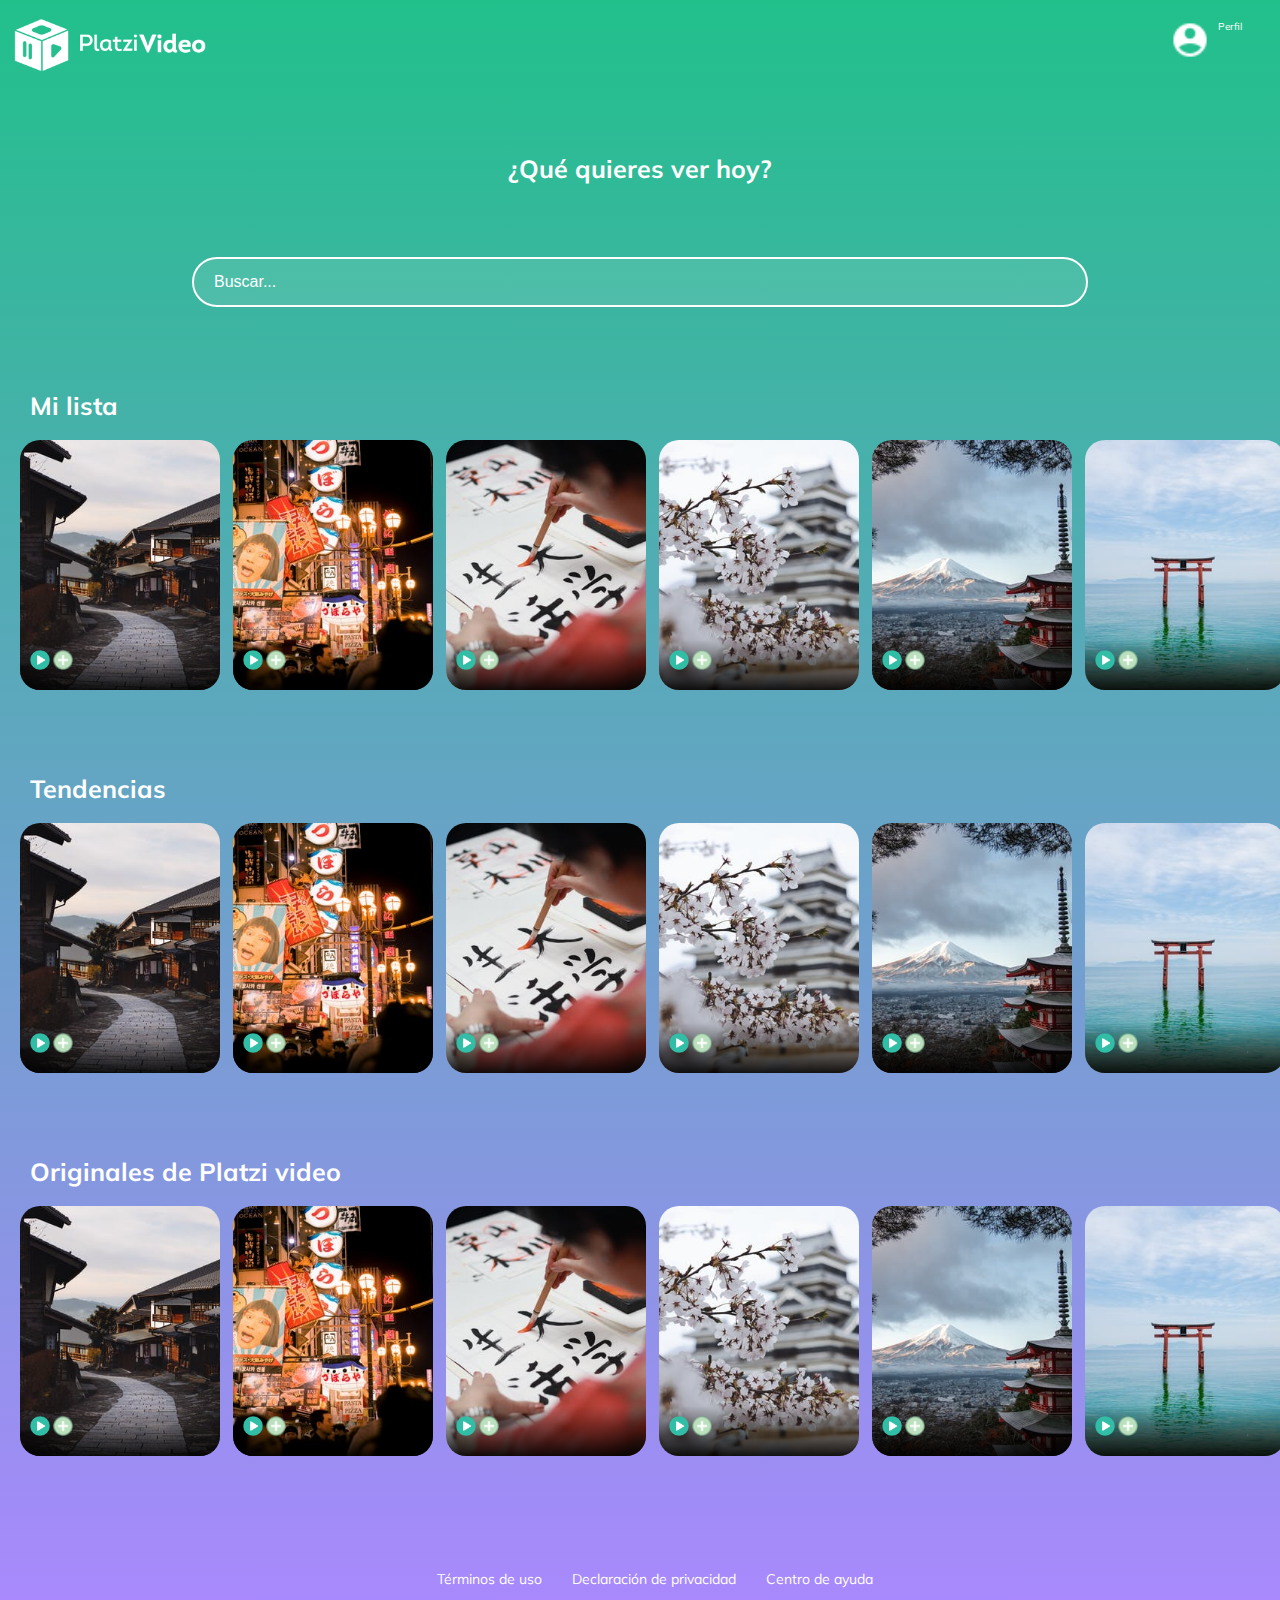
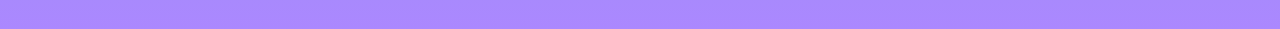
<file: index.html>
<!DOCTYPE html>
<html lang="en">
  <head>
    <meta charset="UTF-8" />
    <meta http-equiv="X-UA-Compatible" content="IE=edge" />
    <meta name="viewport" content="width=device-width, initial-scale=1.0" />
    <title>Platzi video</title>
    <link rel="stylesheet" href="style.css" />
    <link rel="preconnect" href="https://fonts.googleapis.com" />
    <link rel="preconnect" href="https://fonts.gstatic.com" crossorigin />
    <link
      href="https://fonts.googleapis.com/css2?family=Mulish:wght@300;500&display=swap"
      rel="stylesheet"
    />
  </head>
  <body>
    <header class="header">
      <img
        tabindex="0"
        class="header__img"
        src="imgs/logo_platzi_video.png"
        alt="Logo de Platzi video"
      />
      <div class="header__menu">
        <div class="header__menu--profile">
          <img tabindex="0" src="icons/icon_user.png" alt="User icon" />
          <p>Perfil</p>
        </div>
        <ul>
          <li><a href="/">Cuenta</a></li>
          <li><a href="/">Cerrar sesión</a></li>
        </ul>
      </div>
    </header>
    <section class="main">
      <h2 class="main__title">¿Qué quieres ver hoy?</h2>
      <input
        aria-label="Buscar"
        class="input"
        type="text"
        placeholder="Buscar..."
      />
    </section>
    <h2 tabindex="0" class="categories__title">Mi lista</h2>
    <section class="carousel">
      <div class="carousel__container">
        <div class="carousel-item">
          <img
            class="carousel-item__img"
            src="imgs/japan_1.jpeg"
            alt="japan houses"
          />
          <div class="carousel-item__details">
            <img src="icons/play_icon.png" alt="Play" />
            <img src="icons/plus_icon.png" alt="Plus" />
          </div>
          <p class="carousel-item__details--title">Título descriptivo</p>
          <p class="carousel-item__details--subtitle">2019 16+ 114 min</p>
        </div>
        <div class="carousel-item">
          <img
            class="carousel-item__img"
            src="imgs/japan_2.jpeg"
            alt="japan downtown"
          />
          <div class="carousel-item__details">
            <img src="icons/play_icon.png" alt="Play" />
            <img src="icons/plus_icon.png" alt="Plus" />
          </div>
          <p class="carousel-item__details--title">Título descriptivo</p>
          <p class="carousel-item__details--subtitle">2019 16+ 114 min</p>
        </div>
        <div class="carousel-item">
          <img
            class="carousel-item__img"
            src="imgs/japan_3.jpeg"
            alt="japan letters"
          />
          <div class="carousel-item__details">
            <img src="icons/play_icon.png" alt="Play" />
            <img src="icons/plus_icon.png" alt="Plus" />
          </div>
          <p class="carousel-item__details--title">Título descriptivo</p>
          <p class="carousel-item__details--subtitle">2019 16+ 114 min</p>
        </div>
        <div class="carousel-item">
          <img
            class="carousel-item__img"
            src="imgs/japan_4.jpeg"
            alt="japan sakura"
          />
          <div class="carousel-item__details">
            <img src="icons/play_icon.png" alt="Play" />
            <img src="icons/plus_icon.png" alt="Plus" />
          </div>
          <p class="carousel-item__details--title">Título descriptivo</p>
          <p class="carousel-item__details--subtitle">2019 16+ 114 min</p>
        </div>
        <div class="carousel-item">
          <img
            class="carousel-item__img"
            src="imgs/japan_5.jpeg"
            alt="japan castle"
          />
          <div class="carousel-item__details">
            <img src="icons/play_icon.png" alt="Play" />
            <img src="icons/plus_icon.png" alt="Plus" />
          </div>
          <p class="carousel-item__details--title">Título descriptivo</p>
          <p class="carousel-item__details--subtitle">2019 16+ 114 min</p>
        </div>
        <div class="carousel-item">
          <img
            class="carousel-item__img"
            src="imgs/japan_6.jpeg"
            alt="japan door"
          />
          <div class="carousel-item__details">
            <img src="icons/play_icon.png" alt="Play" />
            <img src="icons/plus_icon.png" alt="Plus" />
          </div>
          <p class="carousel-item__details--title">Título descriptivo</p>
          <p class="carousel-item__details--subtitle">2019 16+ 114 min</p>
        </div>
        <div class="carousel-item">
          <img
            class="carousel-item__img"
            src="imgs/japan_7.jpeg"
            alt="japan mask"
          />
          <div class="carousel-item__details">
            <img src="icons/play_icon.png" alt="Play" />
            <img src="icons/plus_icon.png" alt="Plus" />
          </div>
          <p class="carousel-item__details--title">Título descriptivo</p>
          <p class="carousel-item__details--subtitle">2019 16+ 114 min</p>
        </div>
        <div class="carousel-item">
          <img
            class="carousel-item__img"
            src="imgs/japan_8.jpeg"
            alt="japan tower"
          />
          <div class="carousel-item__details">
            <img src="icons/play_icon.png" alt="Play" />
            <img src="icons/plus_icon.png" alt="Plus" />
          </div>
          <p class="carousel-item__details--title">Título descriptivo</p>
          <p class="carousel-item__details--subtitle">2019 16+ 114 min</p>
        </div>
        <div class="carousel-item">
          <img
            class="carousel-item__img"
            src="imgs/japan_9.jpeg"
            alt="japanese montain"
          />
          <div class="carousel-item__details">
            <img src="icons/play_icon.png" alt="Play" />
            <img src="icons/plus_icon.png" alt="Plus" />
          </div>
          <p class="carousel-item__details--title">Título descriptivo</p>
          <p class="carousel-item__details--subtitle">2019 16+ 114 min</p>
        </div>
      </div>
    </section>
    <h2 tabindex="0" class="categories__title">Tendencias</h2>
    <section class="carousel">
      <div class="carousel__container">
        <div class="carousel-item">
          <img
            class="carousel-item__img"
            src="imgs/japan_1.jpeg"
            alt="japan houses"
          />
          <div class="carousel-item__details">
            <img src="icons/play_icon.png" alt="Play" />
            <img src="icons/plus_icon.png" alt="Plus" />
          </div>
          <p class="carousel-item__details--title">Título descriptivo</p>
          <p class="carousel-item__details--subtitle">2019 16+ 114 min</p>
        </div>
        <div class="carousel-item">
          <img
            class="carousel-item__img"
            src="imgs/japan_2.jpeg"
            alt="japan downtown"
          />
          <div class="carousel-item__details">
            <img src="icons/play_icon.png" alt="Play" />
            <img src="icons/plus_icon.png" alt="Plus" />
          </div>
          <p class="carousel-item__details--title">Título descriptivo</p>
          <p class="carousel-item__details--subtitle">2019 16+ 114 min</p>
        </div>
        <div class="carousel-item">
          <img
            class="carousel-item__img"
            src="imgs/japan_3.jpeg"
            alt="japan letters"
          />
          <div class="carousel-item__details">
            <img src="icons/play_icon.png" alt="Play" />
            <img src="icons/plus_icon.png" alt="Plus" />
          </div>
          <p class="carousel-item__details--title">Título descriptivo</p>
          <p class="carousel-item__details--subtitle">2019 16+ 114 min</p>
        </div>
        <div class="carousel-item">
          <img
            class="carousel-item__img"
            src="imgs/japan_4.jpeg"
            alt="japan sakura"
          />
          <div class="carousel-item__details">
            <img src="icons/play_icon.png" alt="Play" />
            <img src="icons/plus_icon.png" alt="Plus" />
          </div>
          <p class="carousel-item__details--title">Título descriptivo</p>
          <p class="carousel-item__details--subtitle">2019 16+ 114 min</p>
        </div>
        <div class="carousel-item">
          <img
            class="carousel-item__img"
            src="imgs/japan_5.jpeg"
            alt="japan castle"
          />
          <div class="carousel-item__details">
            <img src="icons/play_icon.png" alt="Play" />
            <img src="icons/plus_icon.png" alt="Plus" />
          </div>
          <p class="carousel-item__details--title">Título descriptivo</p>
          <p class="carousel-item__details--subtitle">2019 16+ 114 min</p>
        </div>
        <div class="carousel-item">
          <img
            class="carousel-item__img"
            src="imgs/japan_6.jpeg"
            alt="japan door"
          />
          <div class="carousel-item__details">
            <img src="icons/play_icon.png" alt="Play" />
            <img src="icons/plus_icon.png" alt="Plus" />
          </div>
          <p class="carousel-item__details--title">Título descriptivo</p>
          <p class="carousel-item__details--subtitle">2019 16+ 114 min</p>
        </div>
        <div class="carousel-item">
          <img
            class="carousel-item__img"
            src="imgs/japan_7.jpeg"
            alt="japan mask"
          />
          <div class="carousel-item__details">
            <img src="icons/play_icon.png" alt="Play" />
            <img src="icons/plus_icon.png" alt="Plus" />
          </div>
          <p class="carousel-item__details--title">Título descriptivo</p>
          <p class="carousel-item__details--subtitle">2019 16+ 114 min</p>
        </div>
        <div class="carousel-item">
          <img
            class="carousel-item__img"
            src="imgs/japan_8.jpeg"
            alt="japan tower"
          />
          <div class="carousel-item__details">
            <img src="icons/play_icon.png" alt="Play" />
            <img src="icons/plus_icon.png" alt="Plus" />
          </div>
          <p class="carousel-item__details--title">Título descriptivo</p>
          <p class="carousel-item__details--subtitle">2019 16+ 114 min</p>
        </div>
        <div class="carousel-item">
          <img
            class="carousel-item__img"
            src="imgs/japan_9.jpeg"
            alt="japanese montain"
          />
          <div class="carousel-item__details">
            <img src="icons/play_icon.png" alt="Play" />
            <img src="icons/plus_icon.png" alt="Plus" />
          </div>
          <p class="carousel-item__details--title">Título descriptivo</p>
          <p class="carousel-item__details--subtitle">2019 16+ 114 min</p>
        </div>
      </div>
    </section>
    <h2 tabindex="0" class="categories__title">Originales de Platzi video</h2>
    <section class="carousel">
      <div class="carousel__container">
        <div class="carousel-item">
          <img
            class="carousel-item__img"
            src="imgs/japan_1.jpeg"
            alt="japan houses"
          />
          <div class="carousel-item__details">
            <img src="icons/play_icon.png" alt="Play" />
            <img src="icons/plus_icon.png" alt="Plus" />
          </div>
          <p class="carousel-item__details--title">Título descriptivo</p>
          <p class="carousel-item__details--subtitle">2019 16+ 114 min</p>
        </div>
        <div class="carousel-item">
          <img
            class="carousel-item__img"
            src="imgs/japan_2.jpeg"
            alt="japan downtown"
          />
          <div class="carousel-item__details">
            <img src="icons/play_icon.png" alt="Play" />
            <img src="icons/plus_icon.png" alt="Plus" />
          </div>
          <p class="carousel-item__details--title">Título descriptivo</p>
          <p class="carousel-item__details--subtitle">2019 16+ 114 min</p>
        </div>
        <div class="carousel-item">
          <img
            class="carousel-item__img"
            src="imgs/japan_3.jpeg"
            alt="japan letters"
          />
          <div class="carousel-item__details">
            <img src="icons/play_icon.png" alt="Play" />
            <img src="icons/plus_icon.png" alt="Plus" />
          </div>
          <p class="carousel-item__details--title">Título descriptivo</p>
          <p class="carousel-item__details--subtitle">2019 16+ 114 min</p>
        </div>
        <div class="carousel-item">
          <img
            class="carousel-item__img"
            src="imgs/japan_4.jpeg"
            alt="japan sakura"
          />
          <div class="carousel-item__details">
            <img src="icons/play_icon.png" alt="Play" />
            <img src="icons/plus_icon.png" alt="Plus" />
          </div>
          <p class="carousel-item__details--title">Título descriptivo</p>
          <p class="carousel-item__details--subtitle">2019 16+ 114 min</p>
        </div>
        <div class="carousel-item">
          <img
            class="carousel-item__img"
            src="imgs/japan_5.jpeg"
            alt="japan castle"
          />
          <div class="carousel-item__details">
            <img src="icons/play_icon.png" alt="Play" />
            <img src="icons/plus_icon.png" alt="Plus" />
          </div>
          <p class="carousel-item__details--title">Título descriptivo</p>
          <p class="carousel-item__details--subtitle">2019 16+ 114 min</p>
        </div>
        <div class="carousel-item">
          <img
            class="carousel-item__img"
            src="imgs/japan_6.jpeg"
            alt="japan door"
          />
          <div class="carousel-item__details">
            <img src="icons/play_icon.png" alt="Play" />
            <img src="icons/plus_icon.png" alt="Plus" />
          </div>
          <p class="carousel-item__details--title">Título descriptivo</p>
          <p class="carousel-item__details--subtitle">2019 16+ 114 min</p>
        </div>
        <div class="carousel-item">
          <img
            class="carousel-item__img"
            src="imgs/japan_7.jpeg"
            alt="japan mask"
          />
          <div class="carousel-item__details">
            <img src="icons/play_icon.png" alt="Play" />
            <img src="icons/plus_icon.png" alt="Plus" />
          </div>
          <p class="carousel-item__details--title">Título descriptivo</p>
          <p class="carousel-item__details--subtitle">2019 16+ 114 min</p>
        </div>
        <div class="carousel-item">
          <img
            class="carousel-item__img"
            src="imgs/japan_8.jpeg"
            alt="japan tower"
          />
          <div class="carousel-item__details">
            <img src="icons/play_icon.png" alt="Play" />
            <img src="icons/plus_icon.png" alt="Plus" />
          </div>
          <p class="carousel-item__details--title">Título descriptivo</p>
          <p class="carousel-item__details--subtitle">2019 16+ 114 min</p>
        </div>
        <div class="carousel-item">
          <img
            class="carousel-item__img"
            src="imgs/japan_9.jpeg"
            alt="japanese montain"
          />
          <div class="carousel-item__details">
            <img src="icons/play_icon.png" alt="Play" />
            <img src="icons/plus_icon.png" alt="Plus" />
          </div>
          <p class="carousel-item__details--title">Título descriptivo</p>
          <p class="carousel-item__details--subtitle">2019 16+ 114 min</p>
        </div>
      </div>
    </section>
    <footer class="footer">
      <a href="#">Términos de uso</a>
      <a href="#">Declaración de privacidad</a>
      <a href="#">Centro de ayuda</a>
    </footer>
  </body>
</html>
</file>
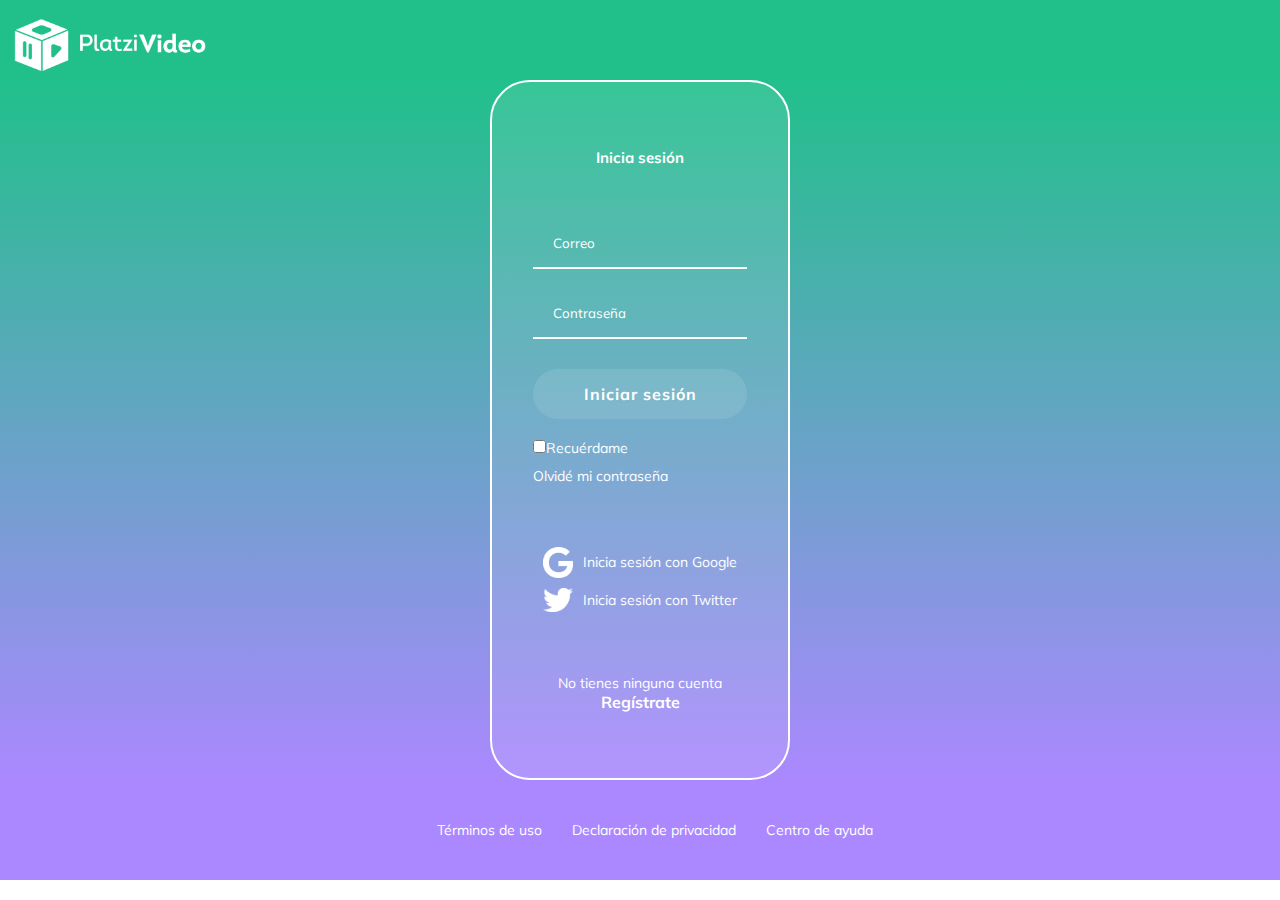
<file: login.html>
<!DOCTYPE html>
<html lang="en">
  <head>
    <meta charset="UTF-8" />
    <meta http-equiv="X-UA-Compatible" content="IE=edge" />
    <meta name="viewport" content="width=device-width, initial-scale=1.0" />
    <title>Platzi Video</title>
    <link rel="stylesheet" href="style_login.css" />
    <link rel="preconnect" href="https://fonts.googleapis.com" />
    <link rel="preconnect" href="https://fonts.gstatic.com" crossorigin />
    <link
      href="https://fonts.googleapis.com/css2?family=Mulish:wght@300;500&display=swap"
      rel="stylesheet"
    />
  </head>
  <body>
    <header class="header">
      <img
        class="header__img"
        src="imgs/logo_platzi_video.png"
        alt="Logo de Platzi video"
      />
    </header>
    <section class="login">
      <section class="login__container">
        <h2>Inicia sesión</h2>
        <form class="login__container--form">
          <input class="input" type="text" placeholder="Correo" />
          <input class="input" type="password" placeholder="Contraseña" />
          <button class="button">Iniciar sesión</button>
          <div class="login__container--remember-me">
            <label>
              <input
                type="checkbox"
                name=""
                id="cbox1"
                value="checkbox"
              />Recuérdame
            </label>
            <a href="#">Olvidé mi contraseña</a>
          </div>
        </form>
        <section class="login__container--social-media">
          <div>
            <img src="icons/google_logo.jpg" alt="Google" />Inicia sesión con
            Google
          </div>
          <div>
            <img src="icons/twitter_logo.png" alt="Google" />Inicia sesión con
            Twitter
          </div>
        </section>
        <p class="login__container--register">
          No tienes ninguna cuenta <a href="#">Regístrate</a>
        </p>
      </section>
    </section>
    <footer class="footer">
      <a href="#">Términos de uso</a>
      <a href="#">Declaración de privacidad</a>
      <a href="#">Centro de ayuda</a>
    </footer>
  </body>
</html>
</file>
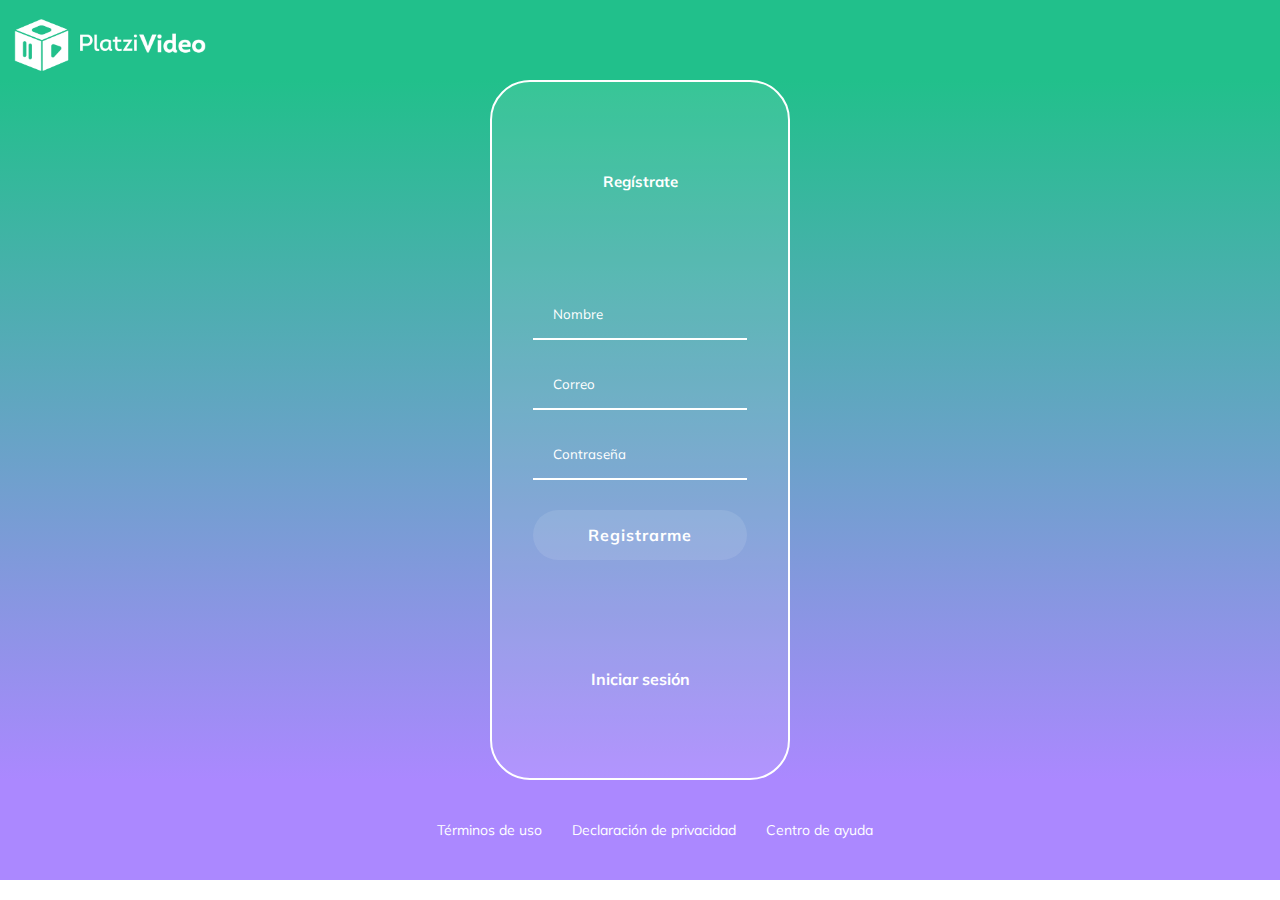
<file: register.html>
<!DOCTYPE html>
<html lang="en">
  <head>
    <meta charset="UTF-8" />
    <meta http-equiv="X-UA-Compatible" content="IE=edge" />
    <meta name="viewport" content="width=device-width, initial-scale=1.0" />
    <title>Platzi Video</title>
    <link rel="stylesheet" href="style_login.css" />
    <link rel="preconnect" href="https://fonts.googleapis.com" />
    <link rel="preconnect" href="https://fonts.gstatic.com" crossorigin />
    <link
      href="https://fonts.googleapis.com/css2?family=Mulish:wght@300;500&display=swap"
      rel="stylesheet"
    />
  </head>
  <body>
    <header class="header">
      <img
        class="header__img"
        src="imgs/logo_platzi_video.png"
        alt="Logo de Platzi video"
      />
    </header>
    <section class="login">
      <section class="login__container">
        <h2>Regístrate</h2>
        <form class="login__container--form">
          <input class="input" type="text" placeholder="Nombre" />
          <input class="input" type="text" placeholder="Correo" />
          <input class="input" type="password" placeholder="Contraseña" />
          <button class="button">Registrarme</button>
        </form>
        <p class="login__container--register">
          <a href="#">Iniciar sesión</a>
        </p>
      </section>
    </section>
    <footer class="footer">
      <a href="#">Términos de uso</a>
      <a href="#">Declaración de privacidad</a>
      <a href="#">Centro de ayuda</a>
    </footer>
  </body>
</html>
</file>
<file: style.css>
* {
    box-sizing: border-box;
    margin: 0;
}

html {
    font-size: 62.5%;
    font-family: 'Mulish', sans-serif;
}

body {
    background: linear-gradient(#21C08B, #AB88FF);
}

.header {
    width: 100%;
    height: 80px;
    display: flex;
    justify-content: space-between;
    align-items: center;
}

.header__img {
    width: 200px;
    margin-top: 10px;
    margin-left: 10px;
}

.header__menu {
    margin-right: 30px;
}

.header__menu ul {
    display: none;
    list-style: none;
    padding: 0;
    position: absolute;
    width: 100px;
    text-align: right;
    margin: 0 0 0 -30px;
}

.header__menu:hover ul, ul:hover {
    display: block;
}

.header__menu li {
    margin: 10px 0px;
}

.header__menu li a {
    color: white;
    text-decoration: none;
}

.header__menu li a:hover {
    color: white;
    text-decoration: underline;
}

.header__menu--profile {
    margin-right: 8px;
    display: flex;
}

.header__menu--profile img {
    margin-right: 8px;
    width: 40px;
    height: 40px;
    align-items: center;
}

.header__menu--profile p {
    color: white;
    align-items: center;
}

.main {
    height: 300px;
    display: flex;
    flex-direction: column;
    align-items: center;
    justify-content: space-evenly;

}

.main__title {
    color: white;
    font-size: 2.5rem;
}

.input {
    background-color: rgba(255, 255, 255, 0.1);
    border: 2px solid white;
    border-radius: 25px;
    color: white;
    font-size: 1.6rem;
    height: 50px;
    padding: 0 20px;
    width: 70%;
}

::placeholder {
    color: white;
}

.categories__title {
    color: white;
    font-size: 2.5rem;
    position: absolute;
    padding-left: 30px;
    width: 100%;
    margin-top: 10px;
}

.carousel {
    width: 100%;
    overflow-x: scroll;
    padding: 20px;
    position: relative;
}

/* .carousel::-webkit-scrollbar {
    display: none;
} */

.carousel__container {
    white-space: nowrap;
    margin: 40px 0;
    padding-bottom: 10px;
}

.carousel-item {
    width: 200px;
    height: 250px;
    border-radius: 20px;
    overflow: hidden;
    margin-right: 10px;
    display: inline-block;
    cursor: pointer;
    transition: 450ms all;
    transform-origin: center left;
    position: relative;
}

.carousel-item:hover ~ .carousel-item {
    transform: translate3d(100px, 0, 0);
}

.carousel__container:hover .carousel-item {
    opacity: 0.3;
}

.carousel__container:hover .carousel-item:hover {
    transform: scale(1.5);
    opacity: 1;
}

.carousel-item__img {
    width: 200px;
    height: 250px;
    object-fit: cover;
}
.carousel-item__details {
    background: linear-gradient(to top, rgba(0, 0, 0, 0.9) 0%, rgba(0, 0, 0, 0) 100%);
    font-size: 10px;
    opacity: 1;
    transition: 450ms opacity;
    padding: 10px;
    position: absolute;
    top: 200px;
    left: 0;
    right: 0;
    bottom: 0;
}

.carousel-item__details > img {
    width: 20px;
}

.carousel-item__details:hover {
    opacity: 1;
}

.footer {
    display: flex;
    align-items: center;
    justify-content: center;
    height: 100px;
    width: 100%;
}

.footer a {
    font-size: 1.4rem;
    color: white;
    text-decoration: none;
    cursor: pointer;
    padding-left: 30px;
}

.footer a:hover {
    text-decoration: underline;
}
</file>
<file: style_login.css>
* {
    box-sizing: border-box;
    margin: 0;
}

html {
    font-size: 62.5%;
    font-family: 'Mulish', sans-serif;
}

.header {
    width: 100%;
    height: 80px;
    display: flex;
    justify-content: space-between;
    align-items: center;
    background-color: #21C08B;
}

.header__img {
    width: 200px;
    margin-top: 10px;
    margin-left: 10px;
}

.header__menu {
    margin-right: 30px;
}

.header__menu ul {
    display: none;
    list-style: none;
    padding: 0;
    position: absolute;
    width: 100px;
    text-align: right;
    margin: 0 0 0 -30px;
}

.header__menu:hover ul, ul:hover {
    display: block;
}

.header__menu li {
    margin: 10px 0px;
}

.header__menu li a {
    color: white;
    text-decoration: none;
}

.header__menu li a:hover {
    color: white;
    text-decoration: underline;
}

.header__menu--profile {
    margin-right: 8px;
    display: flex;
}

.header__menu--profile img {
    margin-right: 8px;
    width: 40px;
    height: 40px;
    align-items: center;
}

.header__menu--profile p {
    color: white;
    align-items: center;
}

.login {
    background: linear-gradient(#21C08B, #AB88FF);
    display: flex;
    align-items: center;
    justify-content: center;
    flex-direction: column;
    padding: 0 30px;
    min-height: calc(100vh - 200px);
}

.login__container {
    background-color: rgba(255, 255, 255, 0.1);
    border: 2px solid white;
    border-radius: 40px;
    color: white;
    padding: 40px 30px 40px;
    min-height: 700px;
    width: 300px;
    display: flex;
    flex-direction: column;
    justify-content: space-around;
    align-items: center;
}

.login__container--form {
    display: flex;
    flex-direction: column;
}

.login__container--form label {
    font-size: 1.4rem;
}

.login__container--remember-me {
    color: white;
    display: flex;
    flex-direction: column;
    margin: 10px 0;
}

.login__container--remember-me a {
    margin-top: 10px;
    color: white;
    font-size: 1.4rem;
    text-decoration: none;
}

.login__container--remember-me a:hover {
    color: white;
    font-size: 1.4rem;
    text-decoration: underline;
}

.login__container--social-media > div {
    display: flex;
    align-items: center;
    font-size: 1.4rem;
    margin-bottom: 10px;
}

.login__container--social-media > div > img {
    width: 30px;
    margin-right: 10px;
}

.login__container--register {
    font-size: 1.4rem;
    display: flex;
    flex-direction: column;
    align-items: center;
}

.login__container--register p {
    font-size: 1.4rem;
    font-family: 'Mulish', sans-serif;
    color: white;
}

.login__container--register a {
    font-size: 1.6rem;
    font-weight: bold;
    font-family: 'Mulish', sans-serif;
    color: white;
    text-decoration: none;
}

.login__container--register a:hover {
    text-decoration: underline;
}

.input {
    background-color: transparent;
    border-left: 0px;
    border-top: 0px;
    border-right: 0px;
    border-bottom: 2px solid white;
    font-family: 'Mulish', sans-serif;
    margin-bottom: 20px;
    padding: 10px 20px;
    outline: none;
    height: 50px;
}

::placeholder {
    color: white;
}

.button {
    background-color: rgba(255, 255, 255, 0.1);
    border: none;
    border-radius: 25px;
    color: white;
    cursor: pointer;
    font-size: 1.6rem;
    font-weight: bold;
    font-family: 'Mulish', sans-serif;
    height: 50px;
    letter-spacing: 1px;
    margin: 10px 0;
}

.footer {
    display: flex;
    align-items: center;
    justify-content: center;
    height: 100px;
    width: 100%;
    background: #AB88FF;
}

.footer a {
    font-size: 1.4rem;
    color: white;
    text-decoration: none;
    cursor: pointer;
    padding-left: 30px;
}

.footer a:hover {
    text-decoration: underline;
}

.error-container {
    width: 100%;
    height: calc(100vh - 180px);
    background: linear-gradient(#21C08B, #AB88FF);
    display: flex;
    flex-direction: column;
    justify-content: center;
    align-items: center;
}

.error-container__number {
    color: white;
    font-size: 10rem;
}

.error-container__text {
    color: white;
    font-size: 2rem;
}

.animated {
    animation-duration: 2.5s;
    animation-fill-mode: both;
    animation-iteration-count: infinite;
  }
  
  @keyframes bounce {
    0%, 20%, 50%, 80%, 100% {transform: translateY(0);}
    40% {transform: translateY(-30px);}
    60% {transform: translateY(-15px);}
  }
  .bounce {
    animation-name: bounce;
  }
</file>
